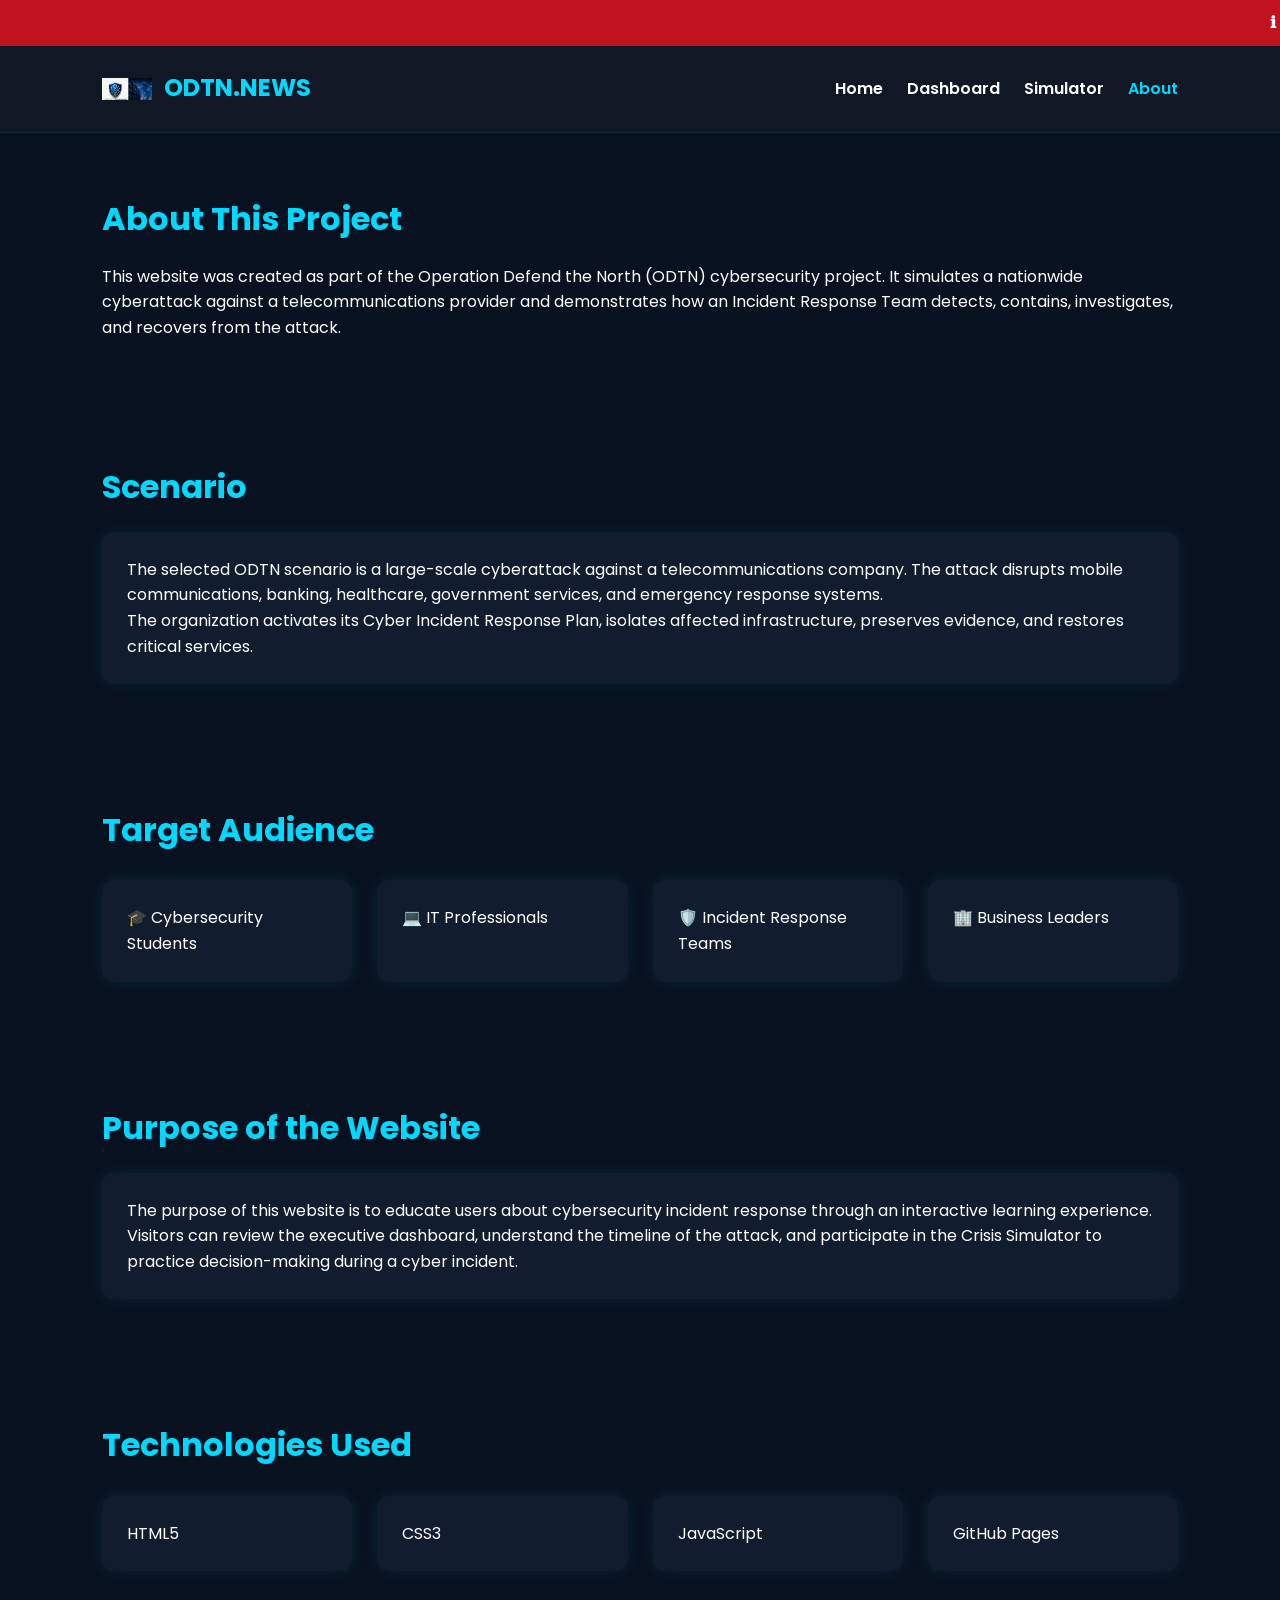
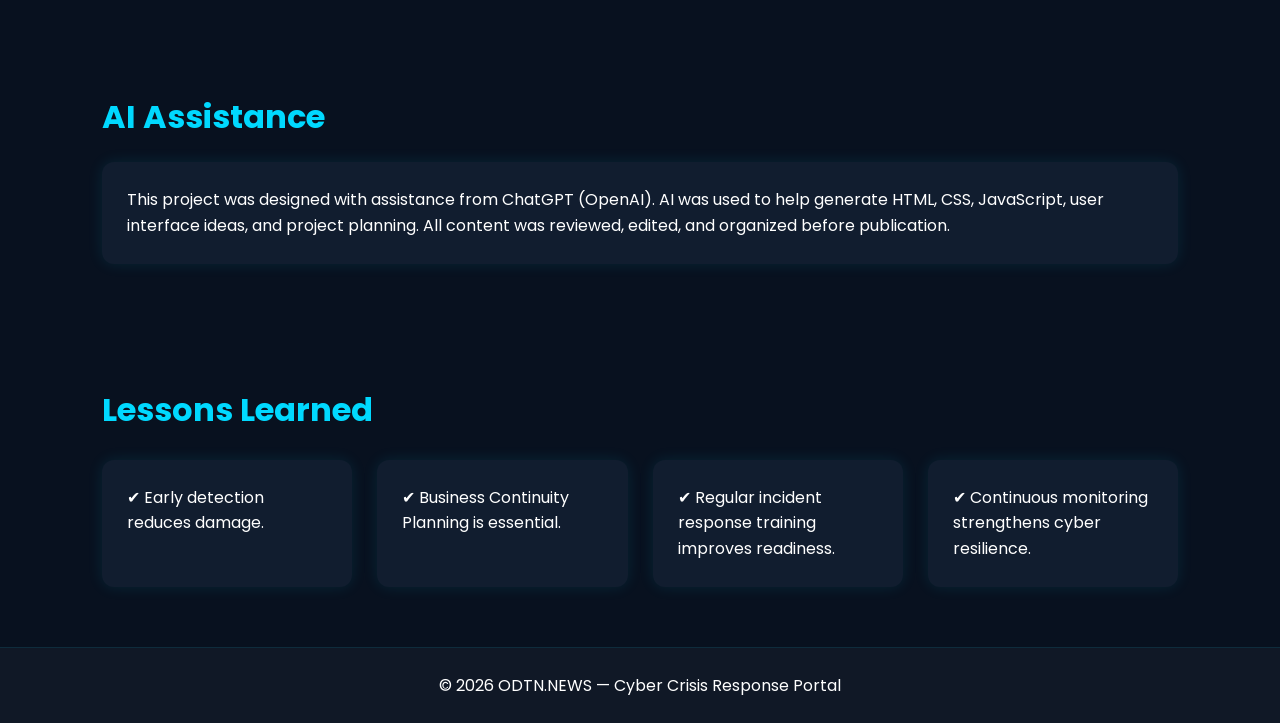
<file: about.html>
<!DOCTYPE html>
<html lang="en">
<head>
    <meta charset="UTF-8">
    <meta name="viewport" content="width=device-width, initial-scale=1.0">
    <title>About | ODTN.NEWS</title>
    
    <link rel="stylesheet" href="style.css">
    <link rel="icon" href="assets/favicon.ico">
</head>
<body>

    <!-- Accessible Ticker replacing obsolete <marquee> -->
    <div class="ticker" role="region" aria-label="Latest News Announcement">
        <p class="ticker-text">
            ℹ Learn about the ODTN Telecom Cyber Crisis Simulator and cybersecurity best practices.
        </p>
    </div>

    <header>
        <div class="logo">
            <img src="assets/logo.png" alt="Operation Defend the North (ODTN) Logo" width="50" height="50">
            <h1>ODTN.NEWS</h1>
        </div>

        <nav aria-label="Main Navigation">
            <a href="index.html">Home</a>
            <a href="dashboard.html">Dashboard</a>
            <a href="simulator.html">Simulator</a>
            <a href="about.html" class="active" aria-current="page">About</a>
        </nav>
    </header>

    <main>
        <section class="about">
            <h2>About This Project</h2>
            <p>
                This website was created as part of the Operation Defend the North (ODTN) cybersecurity project. 
                It simulates a nationwide cyberattack against a telecommunications provider and demonstrates 
                how an Incident Response Team detects, contains, investigates, and recovers from the attack.
            </p>
        </section>

        <section class="about">
            <h2>Scenario</h2>
            <div class="card">
                <p>
                    The selected ODTN scenario is a large-scale cyberattack against a telecommunications company. 
                    The attack disrupts mobile communications, banking, healthcare, government services, 
                    and emergency response systems.
                </p>
                <p>
                    The organization activates its Cyber Incident Response Plan, isolates affected infrastructure, 
                    preserves evidence, and restores critical services.
                </p>
            </div>
        </section>

        <section class="about">
            <h2>Target Audience</h2>
            <div class="cards">
                <div class="card">🎓 Cybersecurity Students</div>
                <div class="card">💻 IT Professionals</div>
                <div class="card">🛡️ Incident Response Teams</div>
                <div class="card">🏢 Business Leaders</div>
            </div>
        </section>

        <section class="about">
            <h2>Purpose of the Website</h2>
            <div class="card">
                <p>
                    The purpose of this website is to educate users about cybersecurity incident response 
                    through an interactive learning experience. Visitors can review the executive dashboard, 
                    understand the timeline of the attack, and participate in the Crisis Simulator to practice 
                    decision-making during a cyber incident.
                </p>
            </div>
        </section>

        <section class="about">
            <h2>Technologies Used</h2>
            <div class="cards">
                <div class="card">HTML5</div>
                <div class="card">CSS3</div>
                <div class="card">JavaScript</div>
                <div class="card">GitHub Pages</div>
            </div>
        </section>

        <section class="about">
            <h2>AI Assistance</h2>
            <div class="card">
                <p>
                    This project was designed with assistance from ChatGPT (OpenAI). AI was used to help generate HTML, 
                    CSS, JavaScript, user interface ideas, and project planning. All content was reviewed, edited, 
                    and organized before publication.
                </p>
            </div>
        </section>

        <section class="about">
            <h2>Lessons Learned</h2>
            <div class="cards">
                <div class="card">✔ Early detection reduces damage.</div>
                <div class="card">✔ Business Continuity Planning is essential.</div>
                <div class="card">✔ Regular incident response training improves readiness.</div>
                <div class="card">✔ Continuous monitoring strengthens cyber resilience.</div>
            </div>
        </section>
    </main>

    <footer>
        <p>&copy; 2026 ODTN.NEWS — Cyber Crisis Response Portal</p>
    </footer>

</body>
</html>
</file>
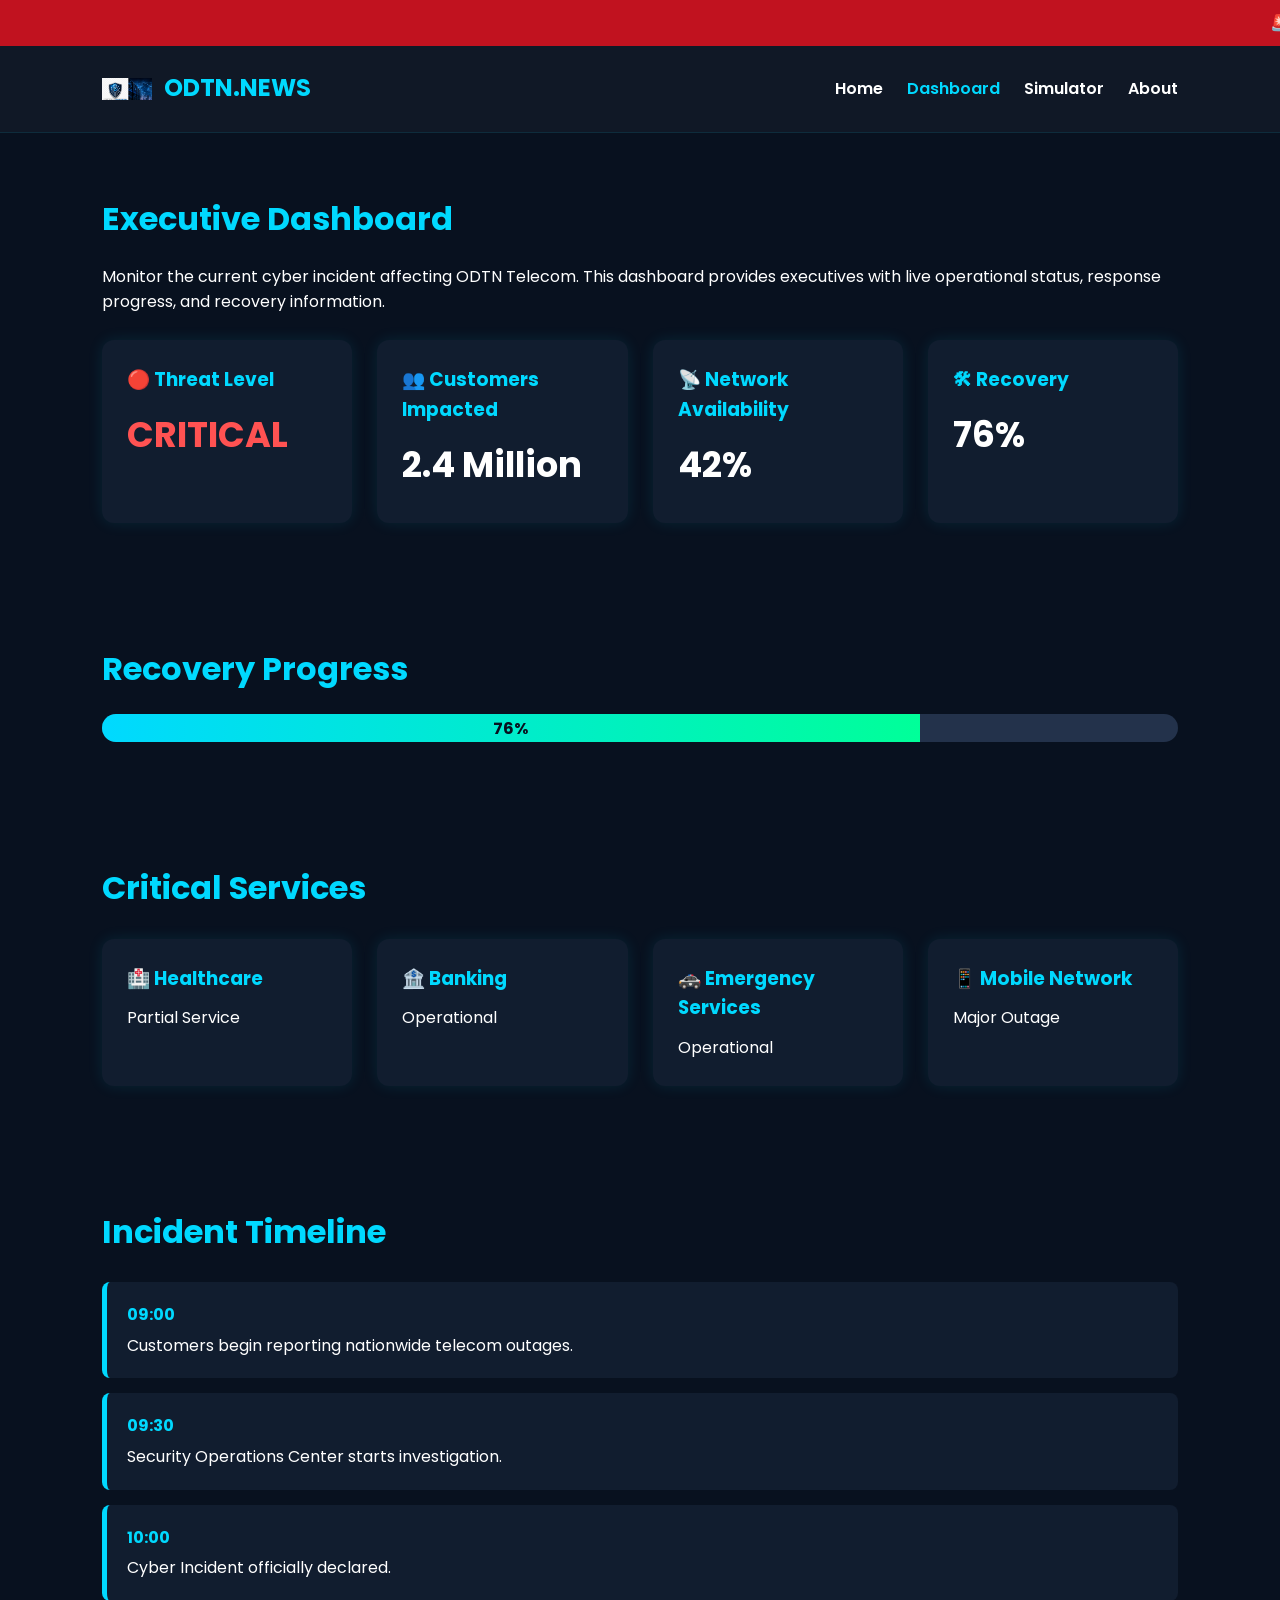
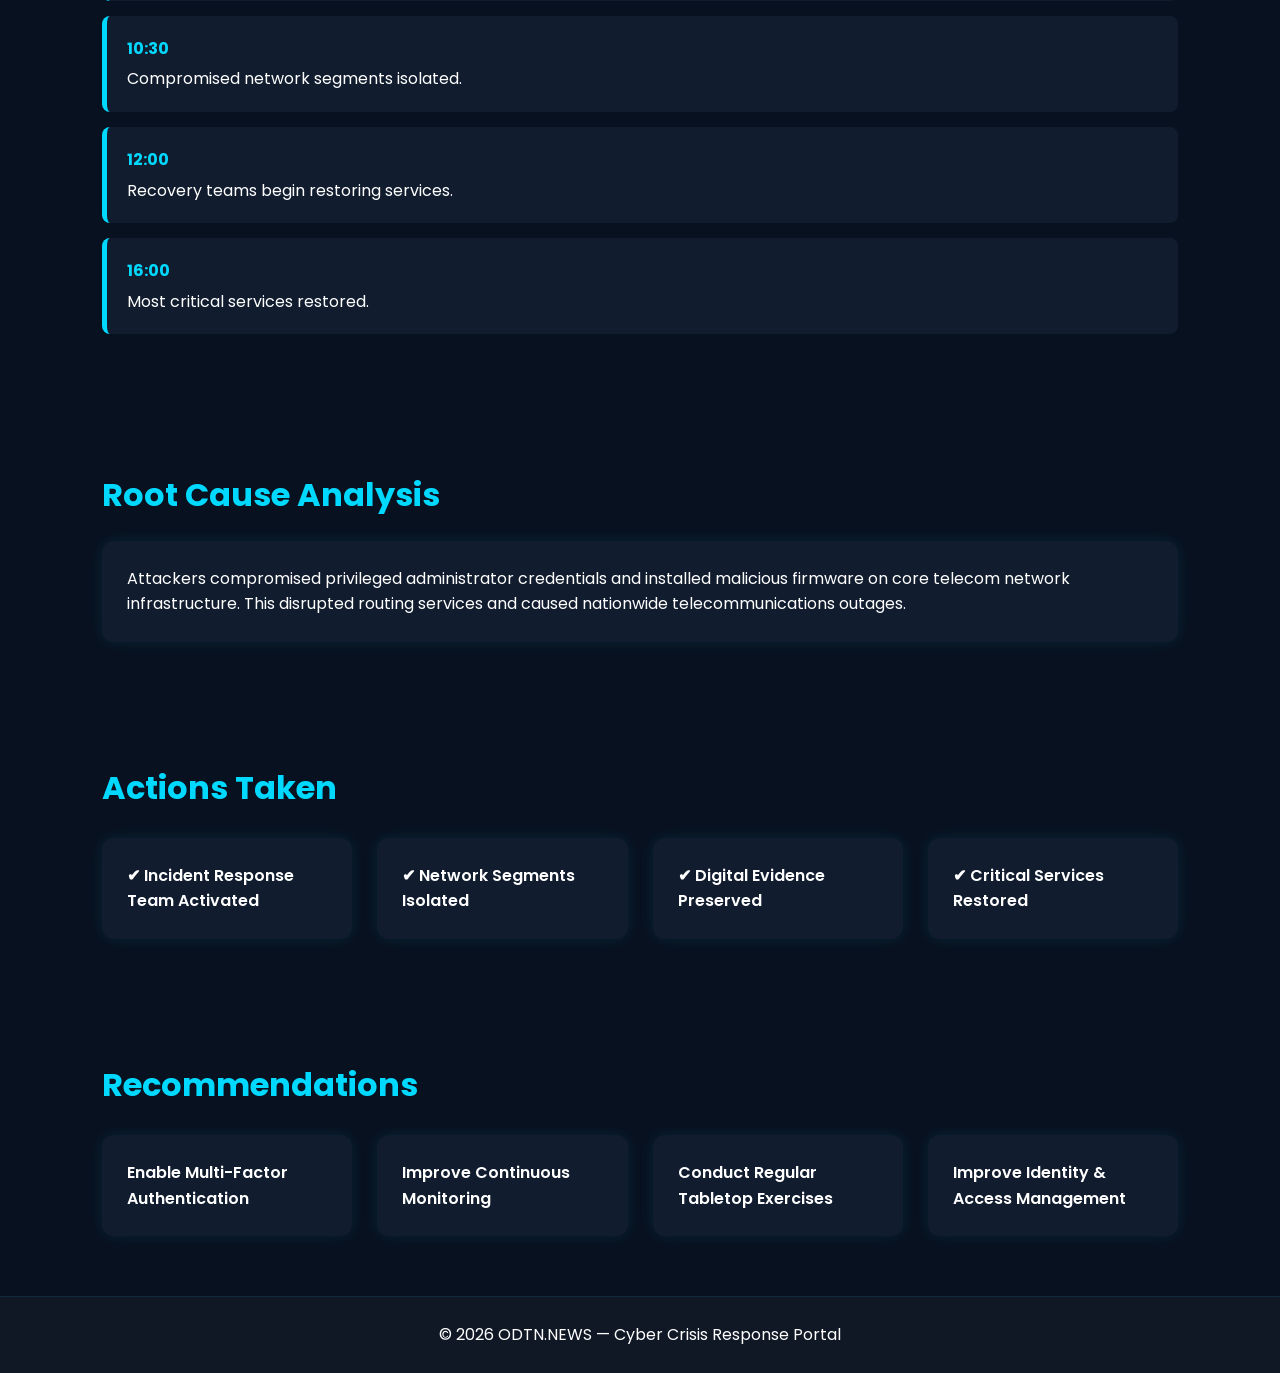
<file: dashboard.html>
<!DOCTYPE html>
<html lang="en">
<head>
    <meta charset="UTF-8">
    <meta name="viewport" content="width=device-width, initial-scale=1.0">
    
    <title>Executive Dashboard | ODTN.NEWS</title>

    <link rel="stylesheet" href="style.css">
    <link rel="icon" href="assets/favicon.ico">
</head>
<body>

    <!-- Accessible Live Ticker replacing obsolete <marquee> -->
    <div class="ticker" role="region" aria-label="Live Incident Status Updates">
        <p class="ticker-text">
            🚨 LIVE UPDATE • Incident Response Team Active • Telecom services gradually recovering • Recovery Progress: 76%
        </p>
    </div>

    <header>
        <div class="logo">
            <img src="assets/logo.png" alt="ODTN Logo" width="50" height="50">
            <h1>ODTN.NEWS</h1>
        </div>

        <nav aria-label="Main Navigation">
            <a href="index.html">Home</a>
            <a href="dashboard.html" class="active" aria-current="page">Dashboard</a>
            <a href="simulator.html">Simulator</a>
            <a href="about.html">About</a>
        </nav>
    </header>

    <main>
        <section class="dashboard">
            <h2>Executive Dashboard</h2>
            <p>
                Monitor the current cyber incident affecting ODTN Telecom. 
                This dashboard provides executives with live operational status, response progress, and recovery information.
            </p>

            <div class="cards">
                <div class="card">
                    <h3>🔴 Threat Level</h3>
                    <p class="text-critical stat-large">CRITICAL</p>
                </div>

                <div class="card">
                    <h3>👥 Customers Impacted</h3>
                    <p class="stat-large">2.4 Million</p>
                </div>

                <div class="card">
                    <h3>📡 Network Availability</h3>
                    <p class="stat-large">42%</p>
                </div>

                <div class="card">
                    <h3>🛠 Recovery</h3>
                    <p class="stat-large">76%</p>
                </div>
            </div>
        </section>

        <section class="overview">
            <h2>Recovery Progress</h2>
            <div class="progress" role="progressbar" aria-valuenow="76" aria-valuemin="0" aria-valuemax="100">
                <div class="progress-bar progress-76">
                    76%
                </div>
            </div>
        </section>

        <section class="dashboard">
            <h2>Critical Services</h2>
            <div class="cards">
                <div class="card">
                    <h3>🏥 Healthcare</h3>
                    <p>Partial Service</p>
                </div>

                <div class="card">
                    <h3>🏦 Banking</h3>
                    <p>Operational</p>
                </div>

                <div class="card">
                    <h3>🚓 Emergency Services</h3>
                    <p>Operational</p>
                </div>

                <div class="card">
                    <h3>📱 Mobile Network</h3>
                    <p>Major Outage</p>
                </div>
            </div>
        </section>

        <section class="dashboard">
            <h2>Incident Timeline</h2>
            <div class="timeline">
                <div class="timeline-item">
                    <time datetime="09:00">09:00</time>
                    <p>Customers begin reporting nationwide telecom outages.</p>
                </div>

                <div class="timeline-item">
                    <time datetime="09:30">09:30</time>
                    <p>Security Operations Center starts investigation.</p>
                </div>

                <div class="timeline-item">
                    <time datetime="10:00">10:00</time>
                    <p>Cyber Incident officially declared.</p>
                </div>

                <div class="timeline-item">
                    <time datetime="10:30">10:30</time>
                    <p>Compromised network segments isolated.</p>
                </div>

                <div class="timeline-item">
                    <time datetime="12:00">12:00</time>
                    <p>Recovery teams begin restoring services.</p>
                </div>

                <div class="timeline-item">
                    <time datetime="16:00">16:00</time>
                    <p>Most critical services restored.</p>
                </div>
            </div>
        </section>

        <section class="dashboard">
            <h2>Root Cause Analysis</h2>
            <div class="card">
                <p>
                    Attackers compromised privileged administrator credentials and installed malicious firmware 
                    on core telecom network infrastructure. This disrupted routing services and caused nationwide telecommunications outages.
                </p>
            </div>
        </section>

        <section class="dashboard">
            <h2>Actions Taken</h2>
            <ul class="cards card-list">
                <li class="card">✔ Incident Response Team Activated</li>
                <li class="card">✔ Network Segments Isolated</li>
                <li class="card">✔ Digital Evidence Preserved</li>
                <li class="card">✔ Critical Services Restored</li>
            </ul>
        </section>

        <section class="dashboard">
            <h2>Recommendations</h2>
            <ul class="cards card-list">
                <li class="card">Enable Multi-Factor Authentication</li>
                <li class="card">Improve Continuous Monitoring</li>
                <li class="card">Conduct Regular Tabletop Exercises</li>
                <li class="card">Improve Identity & Access Management</li>
            </ul>
        </section>
    </main>

    <footer>
        <p>&copy; 2026 ODTN.NEWS — Cyber Crisis Response Portal</p>
    </footer>

    <script src="script.js" defer></script>

</body>
</html>
</file>
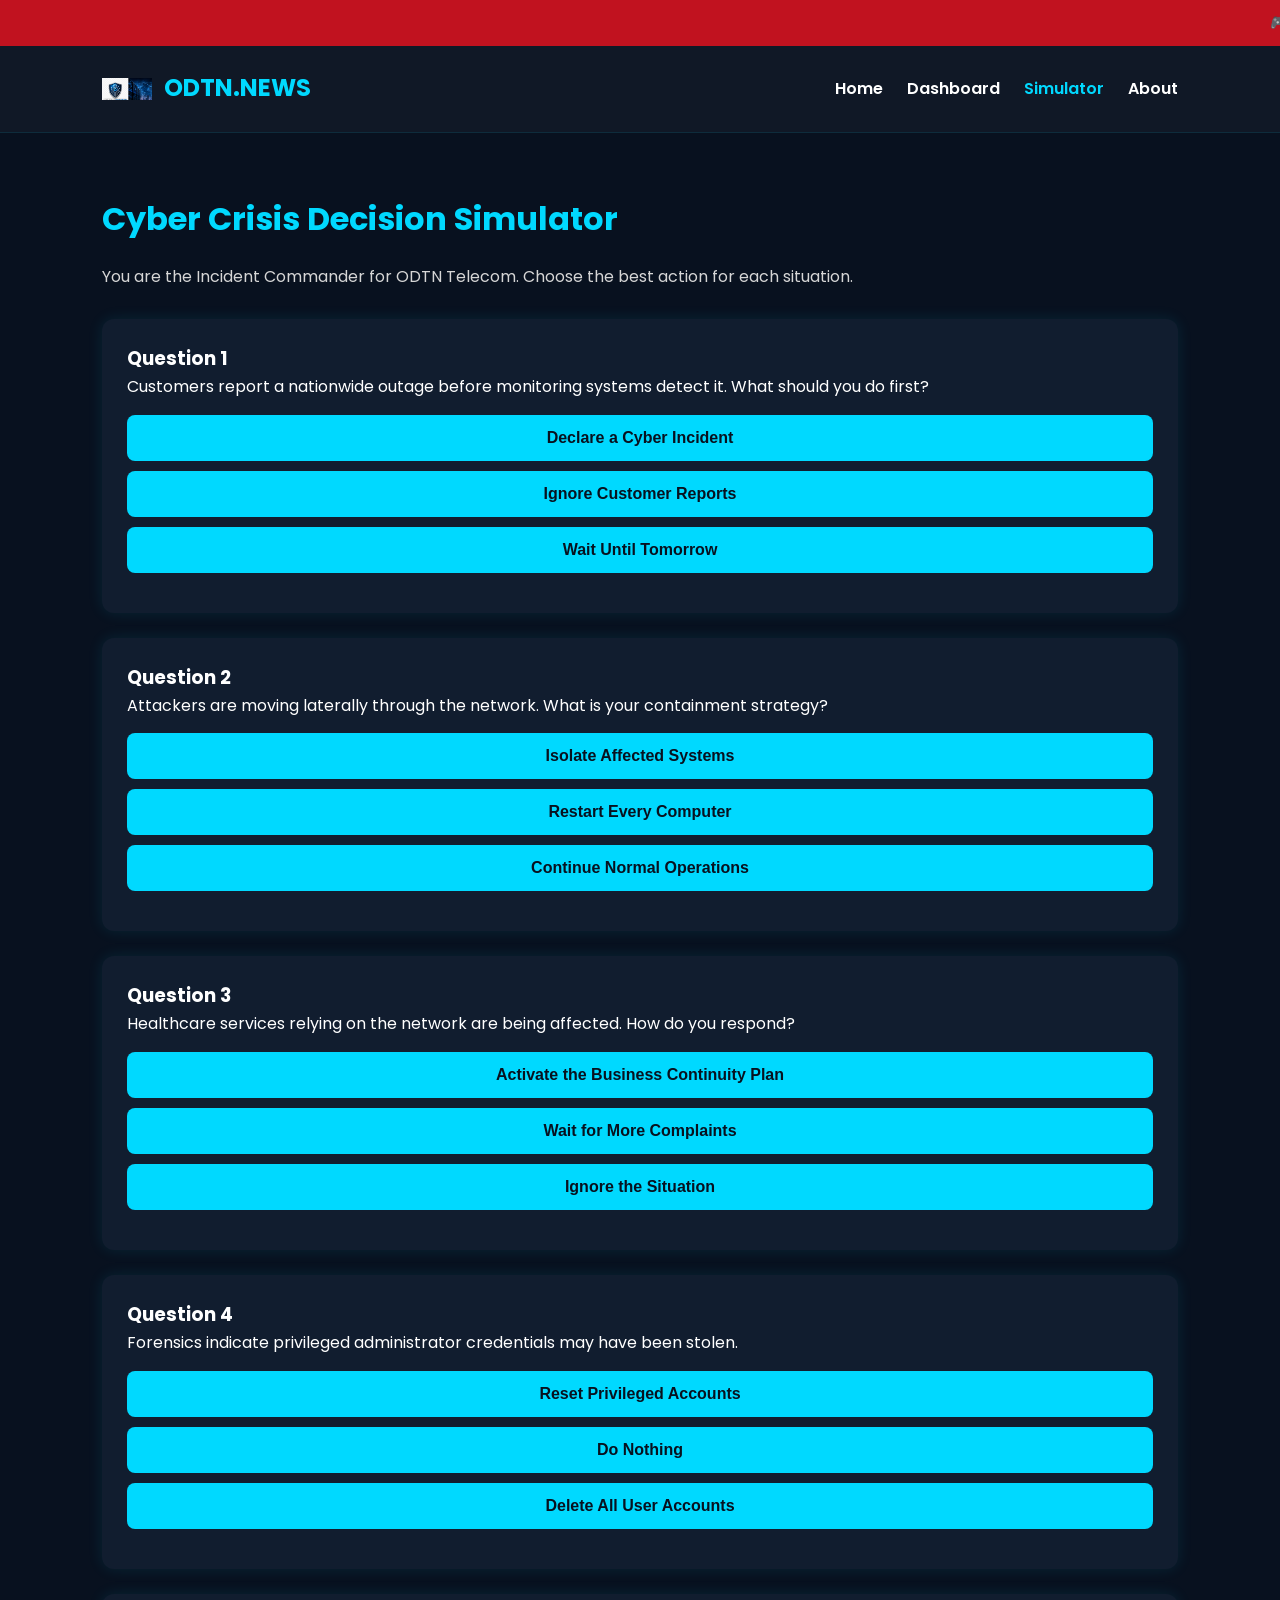
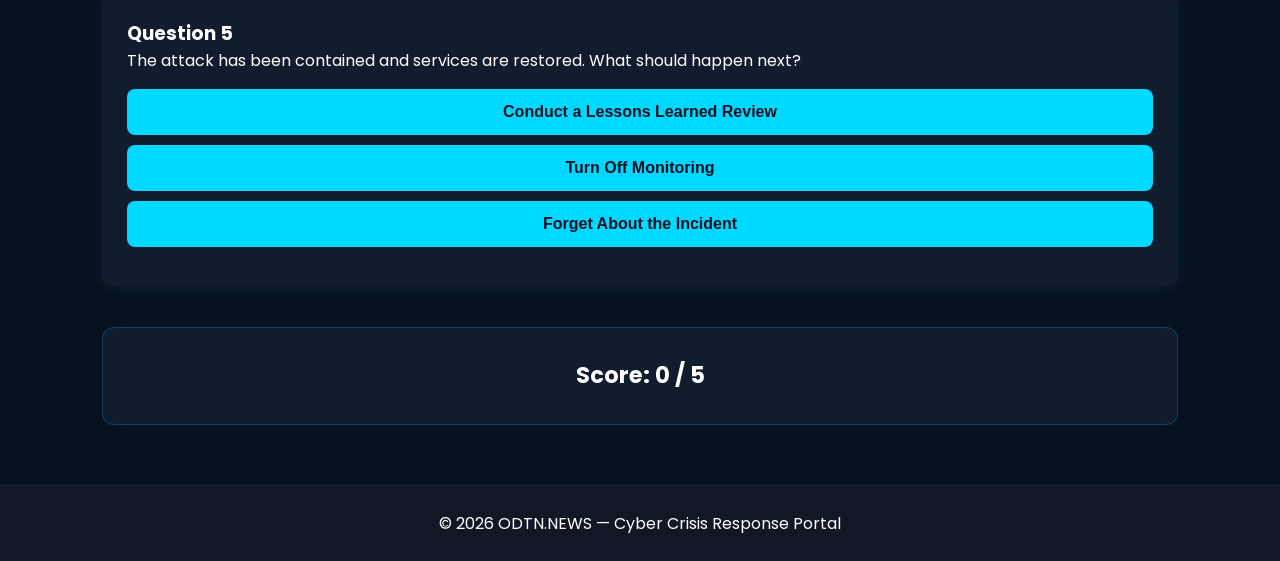
<file: simulator.html>
<!DOCTYPE html>
<html lang="en">
<head>
    <meta charset="UTF-8">
    <meta name="viewport" content="width=device-width, initial-scale=1.0">
    
    <title>Cyber Crisis Simulator | ODTN.NEWS</title>

    <link rel="stylesheet" href="style.css">
    <link rel="icon" href="assets/favicon.ico">
</head>
<body>

    <!-- Accessible Ticker replacing obsolete <marquee> -->
    <div class="ticker" role="region" aria-label="Simulator Instructions Ticker">
        <p class="ticker-text">
            🎮 INCIDENT COMMANDER SIMULATOR • Make the best cybersecurity decisions to protect ODTN Telecom.
        </p>
    </div>

    <header>
        <div class="logo">
            <img src="assets/logo.png" alt="ODTN Logo" width="50" height="50">
            <h1>ODTN.NEWS</h1>
        </div>

        <nav aria-label="Main Navigation">
            <a href="index.html">Home</a>
            <a href="dashboard.html">Dashboard</a>
            <a href="simulator.html" class="active" aria-current="page">Simulator</a>
            <a href="about.html">About</a>
        </nav>
    </header>

    <main>
        <section class="quiz">
            <h2>Cyber Crisis Decision Simulator</h2>
            <p class="subtitle">
                You are the Incident Commander for ODTN Telecom. Choose the best action for each situation.
            </p>

            <!-- Question 1 -->
            <article class="question-card">
                <h3>Question 1</h3>
                <p>Customers report a nationwide outage before monitoring systems detect it. What should you do first?</p>
                <div class="button-group">
                    <button type="button" class="quiz-btn" data-answer="correct">Declare a Cyber Incident</button>
                    <button type="button" class="quiz-btn" data-answer="wrong">Ignore Customer Reports</button>
                    <button type="button" class="quiz-btn" data-answer="wrong">Wait Until Tomorrow</button>
                </div>
                <div class="feedback" aria-live="polite"></div>
            </article>

            <!-- Question 2 -->
            <article class="question-card">
                <h3>Question 2</h3>
                <p>Attackers are moving laterally through the network. What is your containment strategy?</p>
                <div class="button-group">
                    <button type="button" class="quiz-btn" data-answer="correct">Isolate Affected Systems</button>
                    <button type="button" class="quiz-btn" data-answer="wrong">Restart Every Computer</button>
                    <button type="button" class="quiz-btn" data-answer="wrong">Continue Normal Operations</button>
                </div>
                <div class="feedback" aria-live="polite"></div>
            </article>

            <!-- Question 3 -->
            <article class="question-card">
                <h3>Question 3</h3>
                <p>Healthcare services relying on the network are being affected. How do you respond?</p>
                <div class="button-group">
                    <button type="button" class="quiz-btn" data-answer="correct">Activate the Business Continuity Plan</button>
                    <button type="button" class="quiz-btn" data-answer="wrong">Wait for More Complaints</button>
                    <button type="button" class="quiz-btn" data-answer="wrong">Ignore the Situation</button>
                </div>
                <div class="feedback" aria-live="polite"></div>
            </article>

            <!-- Question 4 -->
            <article class="question-card">
                <h3>Question 4</h3>
                <p>Forensics indicate privileged administrator credentials may have been stolen.</p>
                <div class="button-group">
                    <button type="button" class="quiz-btn" data-answer="correct">Reset Privileged Accounts</button>
                    <button type="button" class="quiz-btn" data-answer="wrong">Do Nothing</button>
                    <button type="button" class="quiz-btn" data-answer="wrong">Delete All User Accounts</button>
                </div>
                <div class="feedback" aria-live="polite"></div>
            </article>

            <!-- Question 5 -->
            <article class="question-card">
                <h3>Question 5</h3>
                <p>The attack has been contained and services are restored. What should happen next?</p>
                <div class="button-group">
                    <button type="button" class="quiz-btn" data-answer="correct">Conduct a Lessons Learned Review</button>
                    <button type="button" class="quiz-btn" data-answer="wrong">Turn Off Monitoring</button>
                    <button type="button" class="quiz-btn" data-answer="wrong">Forget About the Incident</button>
                </div>
                <div class="feedback" aria-live="polite"></div>
            </article>

            <!-- Dynamic Results Container -->
            <div class="result" id="result" aria-live="polite">
                Score: 0 / 5
            </div>
        </section>
    </main>

    <footer>
        <p>&copy; 2026 ODTN.NEWS — Cyber Crisis Response Portal</p>
    </footer>

    <script src="script.js" defer></script>

</body>
</html>
</file>
<file: style.css>
/* ===============================
   ODTN.NEWS Cyber Crisis Portal
   =============================== */

@import url('https://fonts.googleapis.com/css2?family=Poppins:wght@300;400;600;700&display=swap');

/* ---------- Reset & Base ---------- */
* {
    margin: 0;
    padding: 0;
    box-sizing: border-box;
}

body {
    font-family: 'Poppins', sans-serif;
    background-color: #08111f;
    color: #ffffff;
    line-height: 1.6;
    min-height: 100vh;
    display: flex;
    flex-direction: column;
}

main {
    flex: 1;
}

/* ---------- Breaking News Ticker (Replaces <marquee>) ---------- */
.ticker {
    background-color: #c1121f;
    color: #ffffff;
    padding: 10px;
    font-weight: 600;
    overflow: hidden;
    white-space: nowrap;
    position: relative;
    width: 100%;
}

.ticker-text {
    display: inline-block;
    padding-left: 100%;
    animation: ticker-scroll 25s linear infinite;
}

.ticker:hover .ticker-text {
    animation-play-state: paused;
}

@keyframes ticker-scroll {
    0% { transform: translate3d(0, 0, 0); }
    100% { transform: translate3d(-100%, 0, 0); }
}

/* ---------- Header & Navigation ---------- */
header {
    display: flex;
    justify-content: space-between;
    align-items: center;
    padding: 18px 8%;
    background-color: #101826;
    position: sticky;
    top: 0;
    z-index: 1000;
    border-bottom: 1px solid rgba(0, 217, 255, 0.1);
}

.logo {
    display: flex;
    align-items: center;
    gap: 12px;
}

.logo img {
    width: 50px;
    height: 50px;
    object-fit: contain;
}

header h1 {
    color: #00d9ff;
    font-size: 1.5rem;
    font-weight: 700;
}

nav a {
    color: #ffffff;
    text-decoration: none;
    margin-left: 20px;
    transition: color 0.3s ease;
    font-weight: 600;
}

nav a:hover,
nav a.active {
    color: #00d9ff;
}

/* ---------- Hero Section ---------- */
.hero {
    background: linear-gradient(rgba(8, 17, 31, 0.85), rgba(8, 17, 31, 0.85)),
                url("assets/hero.jpg") center/cover no-repeat;
    min-height: 75vh;
    display: flex;
    justify-content: center;
    align-items: center;
    text-align: center;
    padding: 40px 8%;
}

.overlay {
    max-width: 850px;
}

.badge {
    display: inline-block;
    color: #ff5252;
    background-color: rgba(255, 82, 82, 0.1);
    border: 1px solid #ff5252;
    padding: 4px 12px;
    border-radius: 20px;
    font-size: 0.85rem;
    font-weight: 700;
    letter-spacing: 1.5px;
    margin-bottom: 15px;
}

.overlay h1 {
    font-size: 3.2rem;
    margin-bottom: 20px;
    line-height: 1.2;
}

.overlay p {
    color: #d6d6d6;
    margin-bottom: 35px;
    font-size: 1.1rem;
}

.hero-actions {
    display: flex;
    justify-content: center;
    gap: 15px;
    flex-wrap: wrap;
}

/* ---------- Buttons ---------- */
.btn,
.btn2 {
    display: inline-block;
    padding: 14px 28px;
    border-radius: 8px;
    text-decoration: none;
    font-weight: 700;
    transition: all 0.3s ease;
    cursor: pointer;
    border: none;
}

.btn {
    background-color: #00d9ff;
    color: #08111f;
}

.btn:hover {
    background-color: #00b4d8;
    transform: translateY(-3px);
    box-shadow: 0 5px 15px rgba(0, 217, 255, 0.3);
}

.btn2 {
    border: 2px solid #00d9ff;
    color: #ffffff;
    background-color: transparent;
}

.btn2:hover {
    background-color: #00d9ff;
    color: #08111f;
    transform: translateY(-3px);
}

/* ---------- Section Layouts ---------- */
.overview,
.features,
.dashboard,
.quiz,
.about,
.stats {
    padding: 60px 8%;
}

.overview h2,
.features h2,
.dashboard h2,
.quiz h2,
.about h2 {
    color: #00d9ff;
    margin-bottom: 20px;
    font-size: 2rem;
}

.subtitle {
    color: #d6d6d6;
    margin-bottom: 30px;
}

/* ---------- Cards & Statistics ---------- */
.stats,
.cards {
    display: grid;
    grid-template-columns: repeat(auto-fit, minmax(240px, 1fr));
    gap: 25px;
}

.cards {
    margin-top: 25px;
}

.card {
    background-color: #111d2f;
    padding: 25px;
    border-radius: 12px;
    box-shadow: 0 0 15px rgba(0, 217, 255, 0.1);
    transition: transform 0.3s ease, box-shadow 0.3s ease;
    animation: fade 0.8s ease;
}

.card:hover {
    transform: translateY(-6px);
    box-shadow: 0 0 25px rgba(0, 217, 255, 0.3);
}

.card h2,
.card h3 {
    color: #00d9ff;
    margin-bottom: 12px;
}

/* Big Number Displays for Metrics */
.stat-number,
.stat-large {
    font-size: 2.2rem;
    font-weight: 700;
    color: #ffffff;
    display: block;
    margin-bottom: 5px;
}

.card-list {
    list-style: none;
}

.card-list .card {
    font-weight: 600;
}

/* ---------- Text Helpers ---------- */
.text-critical {
    color: #ff5252 !important;
}

/* ---------- Progress Bar ---------- */
.progress {
    width: 100%;
    height: 28px;
    background-color: #23324b;
    border-radius: 25px;
    overflow: hidden;
    margin-top: 20px;
}

.progress-bar {
    height: 100%;
    background: linear-gradient(90deg, #00d9ff, #00ff99);
    display: flex;
    align-items: center;
    justify-content: center;
    font-weight: 700;
    color: #08111f;
    animation: load 2s ease;
    transition: width 1s ease-in-out;
}

/* Progress Bar Width Helper */
.progress-76 {
    width: 76%;
}

@keyframes load {
    from { width: 0; }
}

/* ---------- Timeline ---------- */
.timeline {
    margin-top: 25px;
}

.timeline-item {
    background-color: #111d2f;
    padding: 20px;
    margin-bottom: 15px;
    border-left: 5px solid #00d9ff;
    border-radius: 8px;
}

.timeline-item time {
    font-weight: 700;
    color: #00d9ff;
    display: block;
    margin-bottom: 5px;
}

/* ---------- Simulator / Quiz ---------- */
.question-card,
.question {
    background-color: #111d2f;
    padding: 25px;
    border-radius: 12px;
    margin-bottom: 25px;
    box-shadow: 0 0 15px rgba(0, 217, 255, 0.1);
}

.button-group {
    display: flex;
    flex-direction: column;
    gap: 10px;
    margin-top: 15px;
}

.quiz-btn,
.question button {
    width: 100%;
    padding: 14px;
    border: none;
    border-radius: 8px;
    cursor: pointer;
    background-color: #00d9ff;
    color: #08111f;
    font-weight: 700;
    font-size: 1rem;
    transition: all 0.3s ease;
}

.quiz-btn:hover:not(:disabled),
.question button:hover:not(:disabled) {
    background-color: #00b4d8;
    transform: translateY(-2px);
}

.quiz-btn:disabled {
    cursor: not-allowed;
    opacity: 0.65;
}

/* Dynamic State Styling Applied by script.js */
.quiz-btn.correct {
    background-color: #00cc66 !important;
    color: #ffffff !important;
    opacity: 1 !important;
}

.quiz-btn.wrong {
    background-color: #cc3333 !important;
    color: #ffffff !important;
    opacity: 1 !important;
}

.feedback {
    margin-top: 15px;
    font-weight: 600;
    color: #00d9ff;
}

.result {
    margin-top: 40px;
    padding: 30px;
    background-color: #111d2f;
    border-radius: 12px;
    text-align: center;
    font-size: 1.4rem;
    font-weight: 700;
    border: 1px solid rgba(0, 217, 255, 0.2);
}

/* ---------- Footer ---------- */
footer {
    text-align: center;
    padding: 25px;
    background-color: #101826;
    margin-top: auto;
    border-top: 1px solid rgba(0, 217, 255, 0.1);
}

/* ---------- Animations ---------- */
@keyframes fade {
    from {
        opacity: 0;
        transform: translateY(20px);
    }
    to {
        opacity: 1;
        transform: translateY(0);
    }
}

/* ---------- Responsive Breakpoints ---------- */
@media (max-width: 768px) {
    header {
        flex-direction: column;
        padding: 15px 5%;
    }

    nav {
        margin-top: 15px;
        display: flex;
        gap: 15px;
        flex-wrap: wrap;
        justify-content: center;
    }

    nav a {
        margin-left: 0;
    }

    .overlay h1 {
        font-size: 2.2rem;
    }

    .hero {
        min-height: 60vh;
        padding: 30px 5%;
    }

    .hero-actions {
        flex-direction: column;
        width: 100%;
    }

    .btn,
    .btn2 {
        width: 100%;
        margin: 5px 0;
        text-align: center;
    }

    .overview,
    .features,
    .dashboard,
    .quiz,
    .about,
    .stats {
        padding: 40px 5%;
    }
}
</file>
